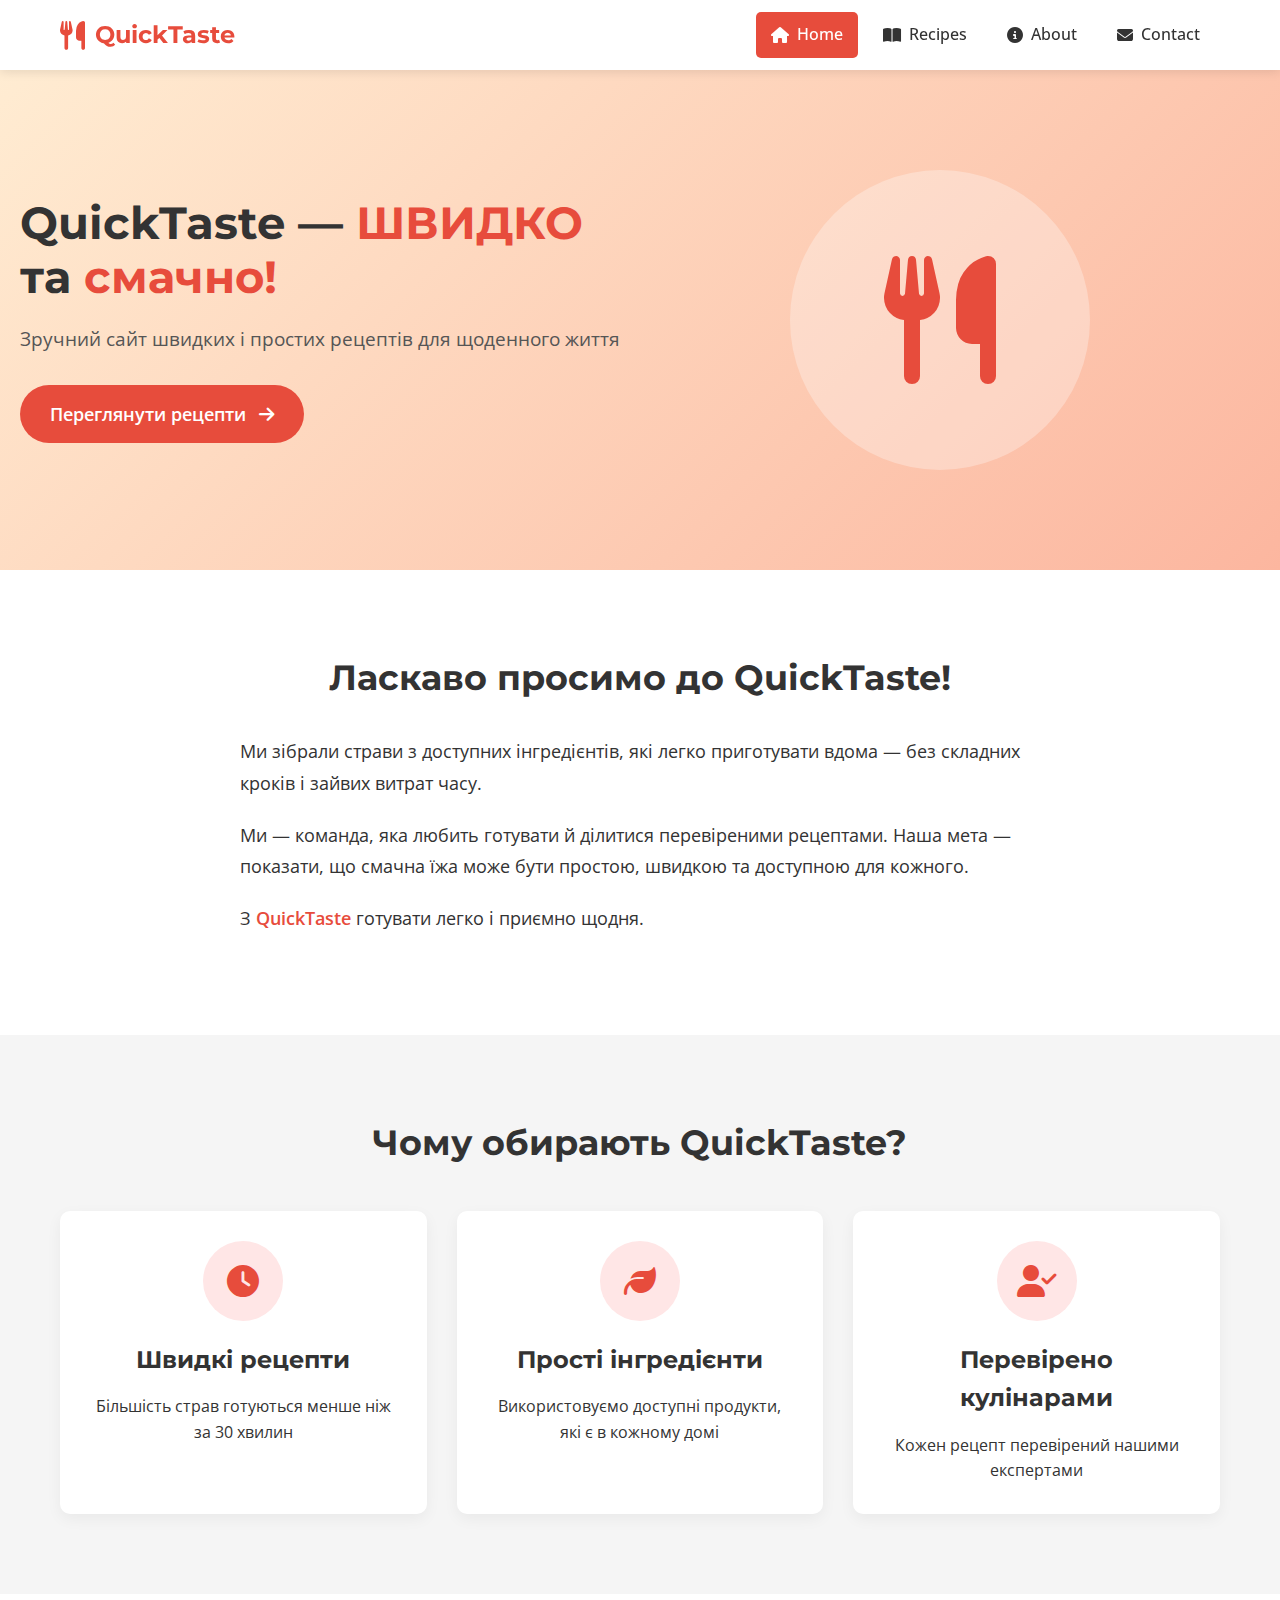
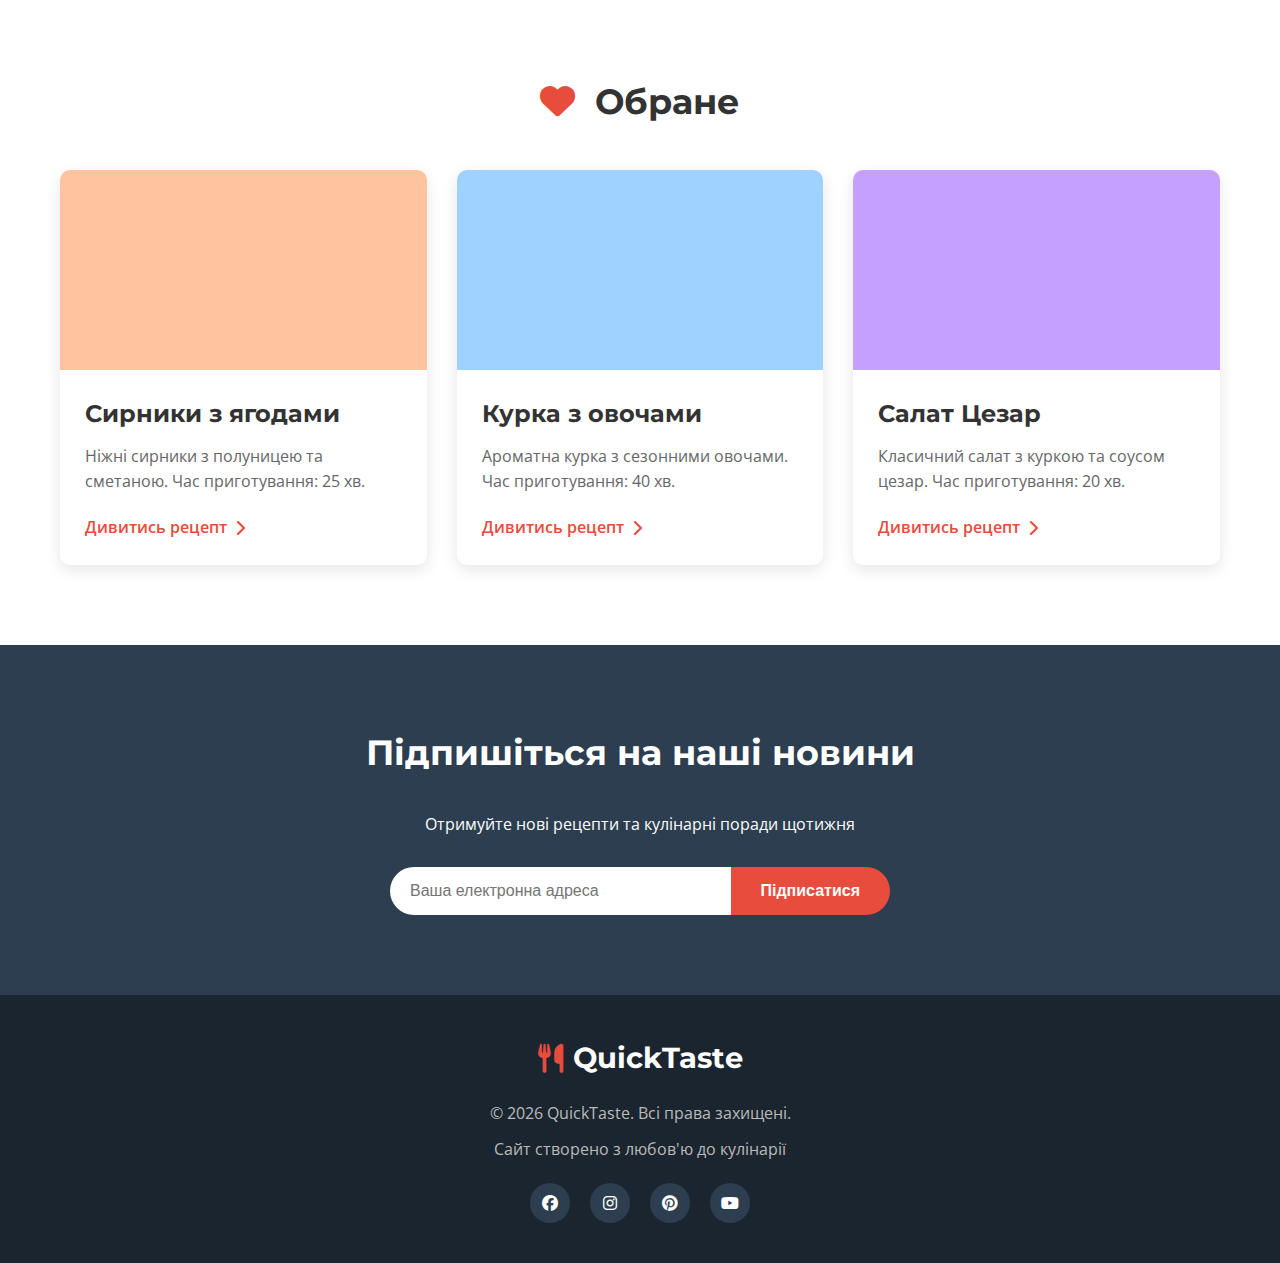
<file: index.html>
<!DOCTYPE html>
<html lang="uk">
<head>
    <meta charset="UTF-8">
    <meta name="viewport" content="width=device-width, initial-scale=1.0">
    <title>QuickTaste - Швидко та смачно!</title>
    <link rel="stylesheet" href="style.css">
    <link rel="stylesheet" href="https://cdnjs.cloudflare.com/ajax/libs/font-awesome/6.4.0/css/all.min.css">
    <link rel="preconnect" href="https://fonts.googleapis.com">
    <link rel="preconnect" href="https://fonts.gstatic.com" crossorigin>
    <link href="https://fonts.googleapis.com/css2?family=Montserrat:wght@400;500;600;700&family=Open+Sans:wght@400;600&display=swap" rel="stylesheet">
</head>
<body>
    <!-- Навігаційне меню -->
    <nav class="navbar">
        <div class="nav-container">
            <a href="index.html" class="logo">
                <i class="fas fa-utensils"></i>
                <span>QuickTaste</span>
            </a>
            
            <ul class="nav-menu">
                <li><a href="index.html" class="nav-link active"><i class="fas fa-home"></i> Home</a></li>
                <li><a href="index1.html" class="nav-link"><i class="fas fa-book-open"></i> Recipes</a></li>
                <li><a href="index2.html" class="nav-link"><i class="fas fa-info-circle"></i> About</a></li>
                <li><a href="index3.html" class="nav-link"><i class="fas fa-envelope"></i> Contact</a></li>
            </ul>
            
            <button class="hamburger" id="hamburger">
                <i class="fas fa-bars"></i>
            </button>
        </div>
    </nav>

    <!-- Головний контент -->
    <main class="main-content">
        <section class="hero">
            <div class="hero-content">
                <h1>QuickTaste — <span class="highlight">ШВИДКО</span> та <span class="highlight">смачно!</span></h1>
                <p class="hero-subtitle">Зручний сайт швидких і простих рецептів для щоденного життя</p>
                <a href="index1.html" class="cta-button">Переглянути рецепти <i class="fas fa-arrow-right"></i></a>
            </div>
            <div class="hero-image">
                <div class="image-placeholder">
                    <i class="fas fa-utensils"></i>
                </div>
            </div>
        </section>

        <section class="intro-section">
            <div class="container">
                <h2>Ласкаво просимо до QuickTaste!</h2>
                <p class="intro-text">
                    Ми зібрали страви з доступних інгредієнтів, які легко приготувати вдома — без складних кроків і зайвих витрат часу.
                </p>
                <p class="intro-text">
                    Ми — команда, яка любить готувати й ділитися перевіреними рецептами. Наша мета — показати, що смачна їжа може бути простою, швидкою та доступною для кожного.
                </p>
                <p class="intro-text">
                    З <a href="https://quicktaste.com" class="site-link">QuickTaste</a> готувати легко і приємно щодня.
                </p>
            </div>
        </section>

        <section class="features-section">
            <div class="container">
                <h2>Чому обирають QuickTaste?</h2>
                <div class="features-grid">
                    <div class="feature-card">
                        <div class="feature-icon">
                            <i class="fas fa-clock"></i>
                        </div>
                        <h3>Швидкі рецепти</h3>
                        <p>Більшість страв готуються менше ніж за 30 хвилин</p>
                    </div>
                    <div class="feature-card">
                        <div class="feature-icon">
                            <i class="fas fa-leaf"></i>
                            </div>
                        <h3>Прості інгредієнти</h3>
                        <p>Використовуємо доступні продукти, які є в кожному домі</p>
                    </div>
                    <div class="feature-card">
                        <div class="feature-icon">
                            <i class="fas fa-user-check"></i>
                        </div>
                        <h3>Перевірено кулінарами</h3>
                        <p>Кожен рецепт перевірений нашими експертами</p>
                    </div>
                </div>
            </div>
        </section>

        <section class="favorites-section">
            <div class="container">
                <h2><i class="fas fa-heart"></i> Обране</h2>
                <div class="favorites-grid">
                    <div class="recipe-card">
                        <div class="recipe-image" style="background-color: #ffc3a0;"></div>
                        <div class="recipe-content">
                            <h3>Сирники з ягодами</h3>
                            <p>Ніжні сирники з полуницею та сметаною. Час приготування: 25 хв.</p>
                            <a href="index1.html" class="recipe-link">Дивитись рецепт <i class="fas fa-chevron-right"></i></a>
                        </div>
                    </div>
                    <div class="recipe-card">
                        <div class="recipe-image" style="background-color: #a0d2ff;"></div>
                        <div class="recipe-content">
                            <h3>Курка з овочами</h3>
                            <p>Ароматна курка з сезонними овочами. Час приготування: 40 хв.</p>
                            <a href="index1.html" class="recipe-link">Дивитись рецепт <i class="fas fa-chevron-right"></i></a>
                        </div>
                    </div>
                    <div class="recipe-card">
                        <div class="recipe-image" style="background-color: #c5a0ff;"></div>
                        <div class="recipe-content">
                            <h3>Салат Цезар</h3>
                            <p>Класичний салат з куркою та соусом цезар. Час приготування: 20 хв.</p>
                            <a href="index1.html" class="recipe-link">Дивитись рецепт <i class="fas fa-chevron-right"></i></a>
                        </div>
                    </div>
                </div>
            </div>
        </section>

        <section class="newsletter-section">
            <div class="container">
                <h2>Підпишіться на наші новини</h2>
                <p>Отримуйте нові рецепти та кулінарні поради щотижня</p>
                <form class="newsletter-form">
                    <input type="email" placeholder="Ваша електронна адреса" required>
                    <button type="submit">Підписатися</button>
                </form>
            </div>
        </section>
    </main>

    <!-- Футер -->
    <footer class="footer">
        <div class="container">
            <div class="footer-content">
                <div class="footer-logo">
                    <i class="fas fa-utensils"></i>
                    <span>QuickTaste</span>
                </div>
                <p class="footer-text">© 2026 QuickTaste. Всі права захищені.</p>
                <p class="footer-text">Сайт створено з любов'ю до кулінарії</p>
                <div class="social-links">
                    <a href="#"><i class="fab fa-facebook"></i></a>
                    <a href="#"><i class="fab fa-instagram"></i></a>
                    <a href="#"><i class="fab fa-pinterest"></i></a>
                    <a href="#"><i class="fab fa-youtube"></i></a>
                </div>
            </div>
        </div>
    </footer>

    <script src="script.js"></script>
</body>
</html>
</file>
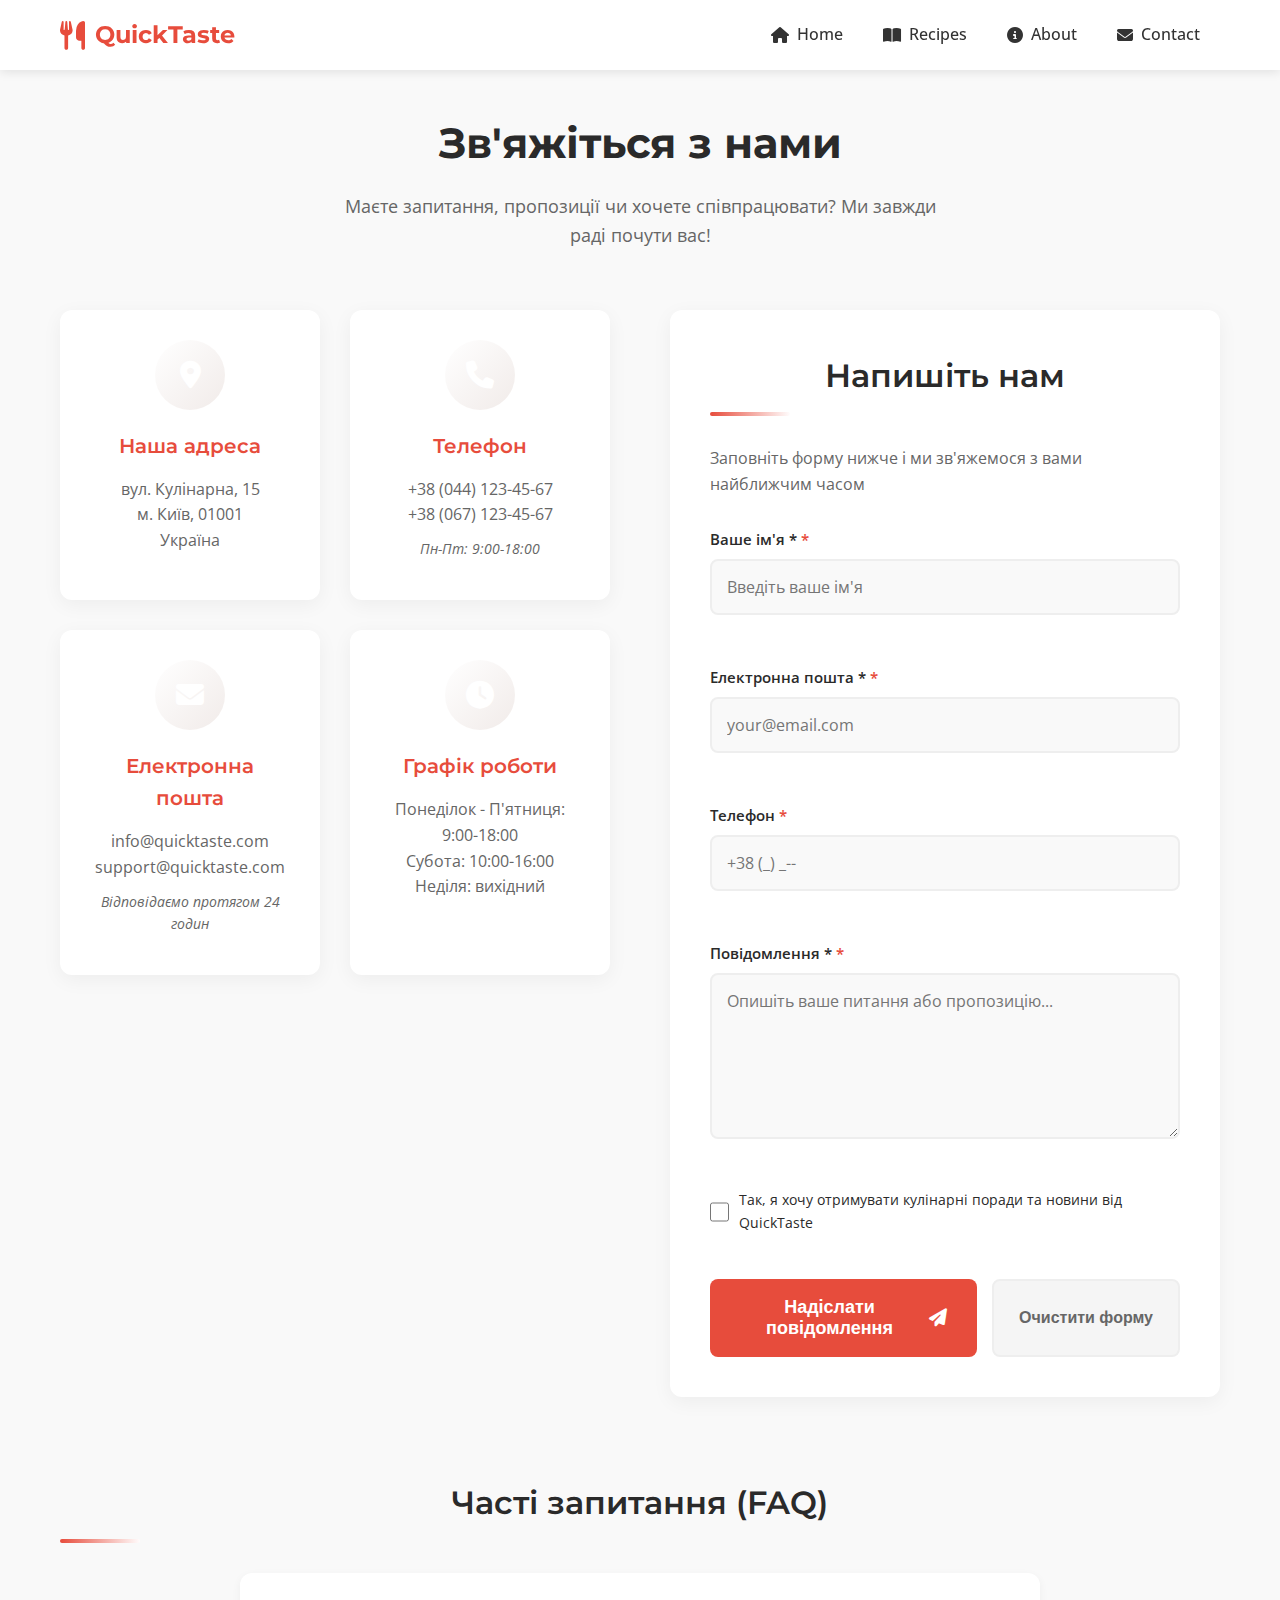
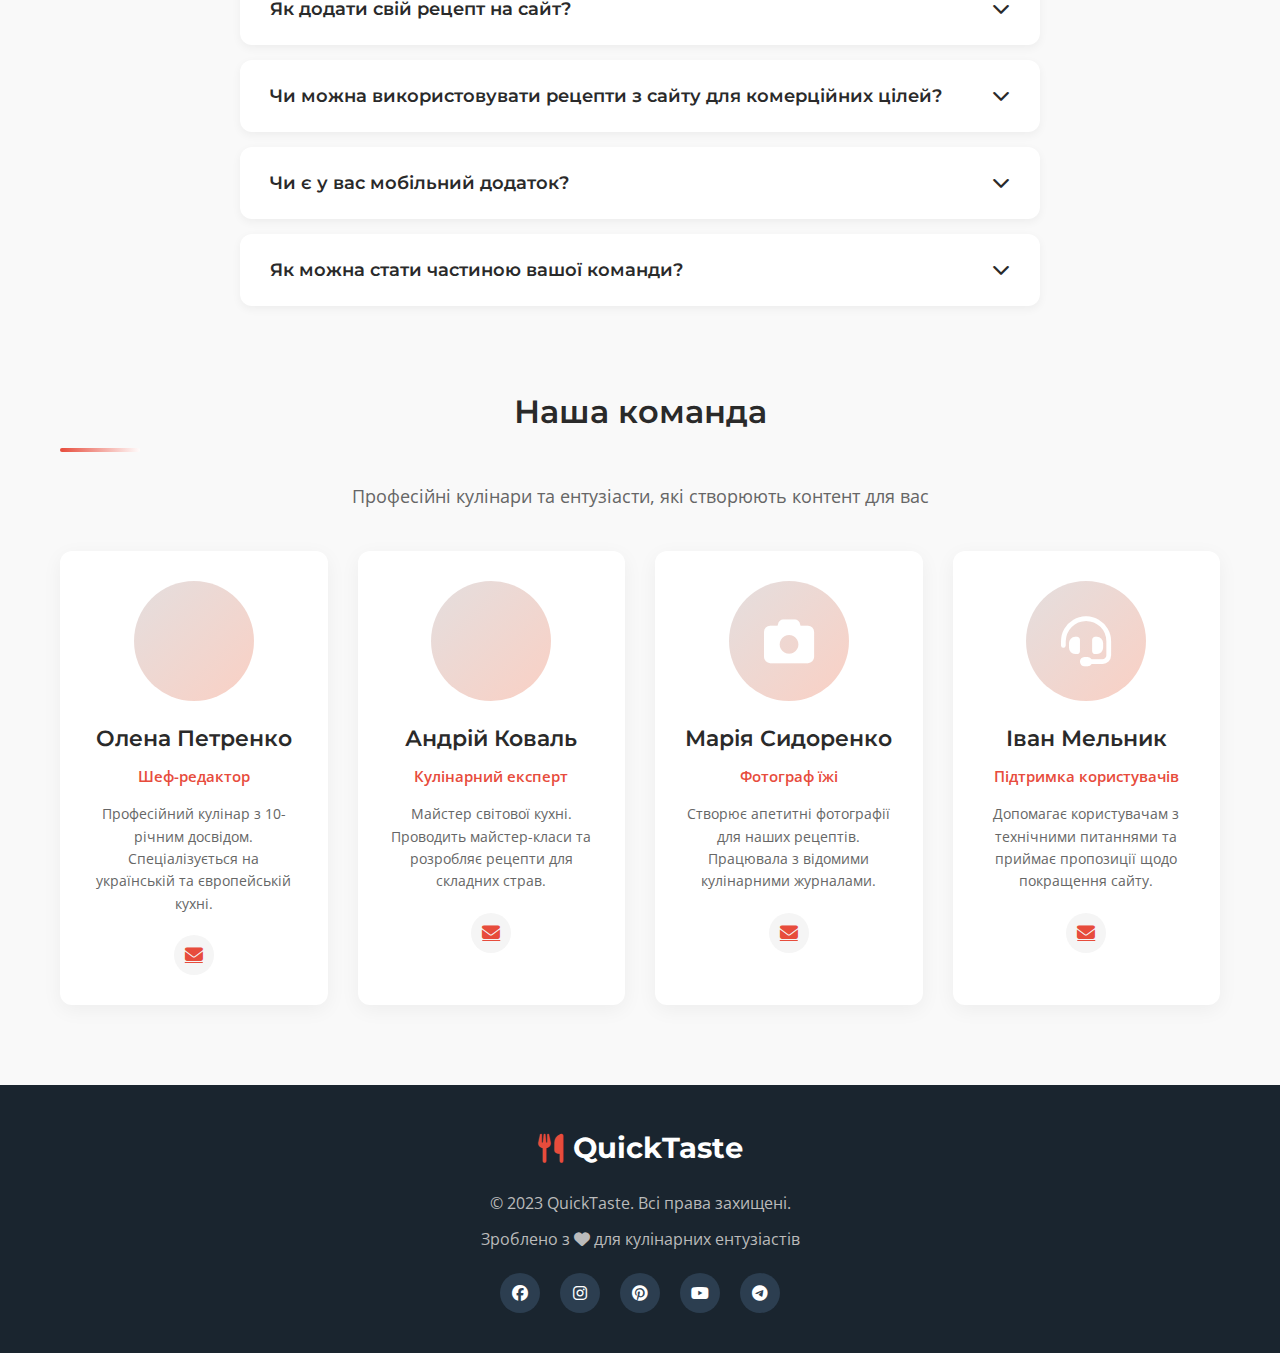
<file: inde3.html>
<!DOCTYPE html>
<html lang="uk">
<head>
    <meta charset="UTF-8">
    <meta name="viewport" content="width=device-width, initial-scale=1.0">
    <title>Контакти | QuickTaste — ШВИДКО та смачно!</title>
    <link rel="stylesheet" href="style.css">
    <link rel="stylesheet" href="style3.css">
    <link rel="stylesheet" href="https://cdnjs.cloudflare.com/ajax/libs/font-awesome/6.4.0/css/all.min.css">
    <link href="https://fonts.googleapis.com/css2?family=Montserrat:wght@400;500;600;700&family=Open+Sans:wght@400;500;600&display=swap" rel="stylesheet">
</head>
<body>
    <!-- Навігація -->
    <nav class="navbar">
        <div class="nav-container">
            <a href="index.html" class="logo">
                <i class="fas fa-utensils"></i>
                <span>QuickTaste</span>
            </a>
            
            <ul class="nav-menu">
                <li><a href="index.html" class="nav-link"><i class="fas fa-home"></i> Home</a></li>
                <li><a href="index1.html" class="nav-link"><i class="fas fa-book-open"></i> Recipes</a></li>
                <li><a href="index2.html" class="nav-link"><i class="fas fa-info-circle"></i> About</a></li>
                <li><a href="index3.html" class="nav-link active"><i class="fas fa-envelope"></i> Contact</a></li>
            </ul>
            
            <button class="hamburger" id="hamburger">
                <i class="fas fa-bars"></i>
            </button>
        </div>
    </nav>

    <!-- Головний контент -->
    <main class="main-content">
        <div class="container">
            <!-- Заголовок -->
            <header class="contact-header">
                <h1 class="page-title">Зв'яжіться з нами</h1>
                <p class="page-subtitle">Маєте запитання, пропозиції чи хочете співпрацювати? Ми завжди раді почути вас!</p>
            </header>

            <div class="contact-content">
                <!-- Інформаційна секція -->
                <section class="contact-info-section">
                    <div class="contact-info-grid">
                        <!-- Контактна інформація -->
                        <div class="contact-card">
                            <div class="contact-icon">
                                <i class="fas fa-map-marker-alt"></i>
                            </div>
                            <h3>Наша адреса</h3>
                            <p>вул. Кулінарна, 15<br>м. Київ, 01001<br>Україна</p>
                        </div>

                        <div class="contact-card">
                            <div class="contact-icon">
                                <i class="fas fa-phone"></i>
                            </div>
                            <h3>Телефон</h3>
                            <p>+38 (044) 123-45-67<br>+38 (067) 123-45-67</p>
                            <p class="contact-hours">Пн-Пт: 9:00-18:00</p>
                        </div>

                        <div class="contact-card">
                            <div class="contact-icon">
                                <i class="fas fa-envelope"></i>
                            </div>
                            <h3>Електронна пошта</h3>
                            <p>info@quicktaste.com<br>support@quicktaste.com</p>
                            <p class="contact-note">Відповідаємо протягом 24 годин</p>
                        </div>

                        <div class="contact-card">
                            <div class="contact-icon">
                                <i class="fas fa-clock"></i>
                            </div>
                            <h3>Графік роботи</h3>
                            <p>Понеділок - П'ятниця: 9:00-18:00<br>Субота: 10:00-16:00<br>Неділя: вихідний</p>
                        </div>
                    </div>
                </section>

                <!-- Форма зворотного зв'язку -->
                <section class="contact-form-section">
                    <div class="form-container">
                        <h2 class="section-title">Напишіть нам</h2>
                        <p class="form-subtitle">Заповніть форму нижче і ми зв'яжемося з вами найближчим часом</p>
                        
                        <form id="contactForm" class="contact-form">
                            <div class="form-group">
                                <label for="name">Ваше ім'я *</label>
                                <input type="text" id="name" name="name" required placeholder="Введіть ваше ім'я">
                                <div class="error-message" id="nameError"></div>
                            </div>
                            
                            <div class="form-group">
                                <label for="email">Електронна пошта *</label>
                                <input type="email" id="email" name="email" required placeholder="your@email.com">
                                <div class="error-message" id="emailError"></div>
                            </div>
                    <div class="form-group">
    <label for="phone">Телефон</label>
    <input type="tel" id="phone" name="phone" placeholder="+38 (_) _--">
    <div class="error-message" id="phoneError"></div>
</div>

                            
                           
                            
                            <div class="form-group">
                                <label for="message">Повідомлення *</label>
                                <textarea id="message" name="message" rows="6" required placeholder="Опишіть ваше питання або пропозицію..."></textarea>
                                <div class="error-message" id="messageError"></div>
                            </div>
                            
                            <div class="form-group checkbox-group">
                                <input type="checkbox" id="newsletter" name="newsletter">
                                <label for="newsletter">Так, я хочу отримувати кулінарні поради та новини від QuickTaste</label>
                                </div>
                            
                            <div class="form-actions">
                                <button type="submit" class="submit-btn" id="submitBtn">
                                    <span>Надіслати повідомлення</span>
                                    <i class="fas fa-paper-plane"></i>
                                </button>
                                <button type="reset" class="reset-btn">Очистити форму</button>
                            </div>
                        </form>
                    </div>
                </section>
            </div>

            <!-- FAQ секція -->
            <section class="faq-section">
                <h2 class="section-title">Часті запитання (FAQ)</h2>
                <div class="faq-container">
                    <div class="faq-item">
                        <button class="faq-question">
                            <span>Як додати свій рецепт на сайт?</span>
                            <i class="fas fa-chevron-down"></i>
                        </button>
                        <div class="faq-answer">
                            <p>Ви можете надіслати свій рецепт на нашу електронну пошту recipes@quicktaste.com з описом, інгредієнтами та фотографією. Наша команда перевірить рецепт і опублікує його на сайті з зазначенням вашого авторства.</p>
                        </div>
                    </div>
                    
                    <div class="faq-item">
                        <button class="faq-question">
                            <span>Чи можна використовувати рецепти з сайту для комерційних цілей?</span>
                            <i class="fas fa-chevron-down"></i>
                        </button>
                        <div class="faq-answer">
                            <p>Рецепти на сайті можна використовувати для особистих цілей. Для комерційного використання (ресторани, кафе, кулінарні книги) необхідно отримати дозвіл. Зв'яжіться з нами для обговорення деталей.</p>
                        </div>
                    </div>
                    
                    <div class="faq-item">
                        <button class="faq-question">
                            <span>Чи є у вас мобільний додаток?</span>
                            <i class="fas fa-chevron-down"></i>
                        </button>
                        <div class="faq-answer">
                            <p>Так! Наш додаток QuickTaste доступний для iOS та Android. Ви можете завантажити його з App Store або Google Play. У додатку є додаткові функції: список покупок, таймер приготування, офлайн-доступ до рецептів.</p>
                        </div>
                    </div>
                    
                    <div class="faq-item">
                        <button class="faq-question">
                            <span>Як можна стати частиною вашої команди?</span>
                            <i class="fas fa-chevron-down"></i>
                        </button>
                        <div class="faq-answer">
                            <p>Ми завжди раді талановитим кулінарам, фотографам та контент-менеджерам. Надішліть своє резюме та портфоліо на hr@quicktaste.com. У темі листа вкажіть посаду, на яку претендуєте.</p>
                        </div>
                    </div>
                </div>
            </section>

            <!-- Команда -->
            <section class="team-section">
                <h2 class="section-title">Наша команда</h2>
                <p class="section-subtitle">Професійні кулінари та ентузіасти, які створюють контент для вас</p>
                
                <div class="team-grid">
                    <div class="team-member">
                        <div class="member-photo">
                            <i class="fas fa-user-chef"></i>
                            </div>
                        <h3>Олена Петренко</h3>
                        <p class="member-role">Шеф-редактор</p>
                        <p class="member-bio">Професійний кулінар з 10-річним досвідом. Спеціалізується на українській та європейській кухні.</p>
                        <div class="member-contact">
                            <a href="mailto:olena@quicktaste.com"><i class="fas fa-envelope"></i></a>
                        </div>
                    </div>
                    
                    <div class="team-member">
                        <div class="member-photo">
                            <i class="fas fa-user-chef"></i>
                        </div>
                        <h3>Андрій Коваль</h3>
                        <p class="member-role">Кулінарний експерт</p>
                        <p class="member-bio">Майстер світової кухні. Проводить майстер-класи та розробляє рецепти для складних страв.</p>
                        <div class="member-contact">
                            <a href="mailto:andriy@quicktaste.com"><i class="fas fa-envelope"></i></a>
                        </div>
                    </div>
                    
                    <div class="team-member">
                        <div class="member-photo">
                            <i class="fas fa-camera"></i>
                        </div>
                        <h3>Марія Сидоренко</h3>
                        <p class="member-role">Фотограф їжі</p>
                        <p class="member-bio">Створює апетитні фотографії для наших рецептів. Працювала з відомими кулінарними журналами.</p>
                        <div class="member-contact">
                            <a href="mailto:maria@quicktaste.com"><i class="fas fa-envelope"></i></a>
                        </div>
                    </div>
                    
                    <div class="team-member">
                        <div class="member-photo">
                            <i class="fas fa-headset"></i>
                        </div>
                        <h3>Іван Мельник</h3>
                        <p class="member-role">Підтримка користувачів</p>
                        <p class="member-bio">Допомагає користувачам з технічними питаннями та приймає пропозиції щодо покращення сайту.</p>
                        <div class="member-contact">
                            <a href="mailto:ivan@quicktaste.com"><i class="fas fa-envelope"></i></a>
                        </div>
                    </div>
                </div>
            </section>
        </div>
    </main>

    <!-- Футер -->
    <footer class="footer">
        <div class="container">
            <div class="footer-content">
                <div class="footer-logo">
                    <i class="fas fa-utensils"></i>
                    <span>QuickTaste</span>
                </div>
                <p class="footer-text">© 2023 QuickTaste. Всі права захищені.</p>
                <p class="footer-text">Зроблено з <i class="fas fa-heart"></i> для кулінарних ентузіастів</p>
                <div class="social-links">
                    <a href="#"><i class="fab fa-facebook"></i></a>
                    <a href="#"><i class="fab fa-instagram"></i></a>
                    <a href="#"><i class="fab fa-pinterest"></i></a>
                    <a href="#"><i class="fab fa-youtube"></i></a>
                    <a href="#"><i class="fab fa-telegram"></i></a>
                </div>
            </div>
        </div>
    </footer>

    <!-- Модальне вікно успіху -->
    <div class="modal-overlay" id="successModal">
        <div class="modal-content success-modal">
            <button class="modal-close" id="closeSuccessModal">&times;</button>
            <div class="modal-body">
                <div class="success-icon">
                    <i class="fas fa-check-circle"></i>
                </div>
                <h2>Дякуємо за звернення!</h2>
                <p>Ваше повідомлення успішно відправлено. Ми зв'яжемося з вами найближчим часом.</p>
                <button class="btn-ok" id="okBtn">Добре</button>
            </div>
        </div>
    </div>

    <script src="script.js"></script>
    <script src="script3.js"></script>
</body>
</html>
</file>
<file: style.css>
/* Загальні стилі */
* {
    margin: 0;
    padding: 0;
    box-sizing: border-box;
}

body {
    font-family: 'Open Sans', sans-serif;
    color: #333;
    line-height: 1.6;
    background-color: #f9f9f9;
}

.container {
    max-width: 1200px;
    margin: 0 auto;
    padding: 0 20px;
}

/* Навігація */
.navbar {
    background-color: #fff;
    box-shadow: 0 2px 10px rgba(0, 0, 0, 0.1);
    position: sticky;
    top: 0;
    z-index: 1000;
}

.nav-container {
    max-width: 1200px;
    margin: 0 auto;
    padding: 0 20px;
    display: flex;
    justify-content: space-between;
    align-items: center;
    height: 70px;
}

.logo {
    display: flex;
    align-items: center;
    text-decoration: none;
    font-family: 'Montserrat', sans-serif;
    font-weight: 700;
    font-size: 1.5rem;
    color: #e74c3c;
}

.logo i {
    margin-right: 10px;
    font-size: 1.8rem;
}

.nav-menu {
    display: flex;
    list-style: none;
}

.nav-link {
    text-decoration: none;
    color: #333;
    padding: 10px 15px;
    margin: 0 5px;
    border-radius: 5px;
    transition: all 0.3s ease;
    font-weight: 500;
    display: flex;
    align-items: center;
}

.nav-link i {
    margin-right: 8px;
}

.nav-link:hover {
    background-color: #f5f5f5;
    color: #e74c3c;
}

.nav-link.active {
    background-color: #e74c3c;
    color: white;
}

.hamburger {
    display: none;
    background: none;
    border: none;
    font-size: 1.5rem;
    color: #333;
    cursor: pointer;
}

/* Головний контент */
.main-content {
    min-height: calc(100vh - 200px);
}

/* Герой секція */
.hero {
    display: flex;
    align-items: center;
    justify-content: space-between;
    padding: 60px 20px;
    background: linear-gradient(135deg, #ffecd2 0%, #fcb69f 100%);
    min-height: 500px;
}

.hero-content {
    flex: 1;
    max-width: 600px;
}

.hero h1 {
    font-family: 'Montserrat', sans-serif;
    font-size: 2.8rem;
    margin-bottom: 20px;
    line-height: 1.2;
}

.highlight {
    color: #e74c3c;
}

.hero-subtitle {
    font-size: 1.2rem;
    margin-bottom: 30px;
    color: #555;
}

.cta-button {
    display: inline-block;
    background-color: #e74c3c;
    color: white;
    padding: 15px 30px;
    border-radius: 50px;
    text-decoration: none;
    font-weight: 600;
    font-size: 1.1rem;
    transition: all 0.3s ease;
    border: none;
    cursor: pointer;
}

.cta-button:hover {
    background-color: #c0392b;
    transform: translateY(-3px);
    box-shadow: 0 5px 15px rgba(0, 0, 0, 0.1);
}

.cta-button i {
    margin-left: 8px;
}

.hero-image {
    flex: 1;
    display: flex;
    justify-content: center;
}

.image-placeholder {
    width: 300px;
    height: 300px;
    background-color: rgba(255, 255, 255, 0.3);
    border-radius: 50%;
    display: flex;
    align-items: center;
    justify-content: center;
    color: #e74c3c;
    font-size: 8rem;
}

/* Секції */
.intro-section, .features-section, .favorites-section, .newsletter-section {
    padding: 80px 0;
}

.intro-section {
    background-color: white;
}

.features-section {
    background-color: #f5f5f5;
}

.favorites-section {
    background-color: white;
}

.newsletter-section {
    background-color: #2c3e50;
    color: white;
    text-align: center;
}

/* Заголовки секцій */
h2 {
    font-family: 'Montserrat', sans-serif;
    font-size: 2.2rem;
    margin-bottom: 30px;
    text-align: center;
}

h2 i {
    color: #e74c3c;
    margin-right: 10px;
}

.intro-text {
    font-size: 1.1rem;
    margin-bottom: 20px;
    max-width: 800px;
    margin-left: auto;
    margin-right: auto;
    line-height: 1.8;
}

.site-link {
    color: #e74c3c;
    text-decoration: none;
    font-weight: 600;
}

.site-link:hover {
    text-decoration: underline;
}

/* Картки особливостей */
.features-grid {
    display: grid;
    grid-template-columns: repeat(auto-fit, minmax(300px, 1fr));
    gap: 30px;
    margin-top: 40px;
}

.feature-card {
    background-color: white;
    padding: 30px;
    border-radius: 10px;
    box-shadow: 0 5px 15px rgba(0, 0, 0, 0.05);
    text-align: center;
    transition: transform 0.3s ease;
}
.feature-card:hover {
    transform: translateY(-10px);
}

.feature-icon {
    background-color: #ffe6e6;
    width: 80px;
    height: 80px;
    border-radius: 50%;
    display: flex;
    align-items: center;
    justify-content: center;
    margin: 0 auto 20px;
    color: #e74c3c;
    font-size: 2rem;
}

.feature-card h3 {
    font-family: 'Montserrat', sans-serif;
    margin-bottom: 15px;
    font-size: 1.5rem;
}

/* Картки рецептів */
.favorites-grid {
    display: grid;
    grid-template-columns: repeat(auto-fit, minmax(300px, 1fr));
    gap: 30px;
    margin-top: 40px;
}

.recipe-card {
    background-color: white;
    border-radius: 10px;
    overflow: hidden;
    box-shadow: 0 5px 15px rgba(0, 0, 0, 0.1);
    transition: transform 0.3s ease;
}

.recipe-card:hover {
    transform: translateY(-10px);
}

.recipe-image {
    height: 200px;
}

.recipe-content {
    padding: 25px;
}

.recipe-content h3 {
    font-family: 'Montserrat', sans-serif;
    margin-bottom: 10px;
    font-size: 1.5rem;
}

.recipe-content p {
    color: #666;
    margin-bottom: 20px;
}

.recipe-link {
    color: #e74c3c;
    text-decoration: none;
    font-weight: 600;
    display: flex;
    align-items: center;
}

.recipe-link i {
    margin-left: 8px;
    transition: transform 0.3s ease;
}

.recipe-link:hover i {
    transform: translateX(5px);
}

/* Форма підписки */
.newsletter-form {
    display: flex;
    justify-content: center;
    max-width: 500px;
    margin: 30px auto 0;
}

.newsletter-form input {
    flex: 1;
    padding: 15px 20px;
    border: none;
    border-radius: 50px 0 0 50px;
    font-size: 1rem;
}

.newsletter-form button {
    background-color: #e74c3c;
    color: white;
    border: none;
    padding: 15px 30px;
    border-radius: 0 50px 50px 0;
    font-size: 1rem;
    font-weight: 600;
    cursor: pointer;
    transition: background-color 0.3s ease;
}

.newsletter-form button:hover {
    background-color: #c0392b;
}

/* Футер */
.footer {
    background-color: #1a252f;
    color: white;
    padding: 40px 0;
    text-align: center;
}

.footer-logo {
    display: flex;
    align-items: center;
    justify-content: center;
    font-family: 'Montserrat', sans-serif;
    font-weight: 700;
    font-size: 1.8rem;
    margin-bottom: 20px;
}

.footer-logo i {
    margin-right: 10px;
    color: #e74c3c;
}

.footer-text {
    margin-bottom: 10px;
    color: #bbb;
}

.social-links {
    display: flex;
    justify-content: center;
    margin-top: 20px;
}

.social-links a {
    display: inline-flex;
    align-items: center;
    justify-content: center;
    width: 40px;
    height: 40px;
    background-color: #2c3e50;
    color: white;
    border-radius: 50%;
    margin: 0 10px;
    text-decoration: none;
    transition: all 0.3s ease;
}

.social-links a:hover {
    background-color: #e74c3c;
    transform: translateY(-5px);
}

/* Адаптивність */
@media (max-width: 992px) {
    .hero {
        flex-direction: column;
        text-align: center;
        padding: 40px 20px;
    }
    
    .hero-content {
        margin-bottom: 40px;
    }
    
    .hero h1 {
        font-size: 2.3rem;
    }
}

@media (max-width: 768px) {
    .nav-menu {
        position: fixed;
        top: 70px;
        left: -100%;
        flex-direction: column;
        background-color: white;
        width: 100%;
        text-align: center;
        transition: 0.3s;
        box-shadow: 0 10px 15px rgba(0, 0, 0, 0.1);
        padding: 20px 0;
    }
    
    .nav-menu.active {
        left: 0;
    }
    
    .nav-link {
        margin: 10px 0;
        padding: 15px;
        justify-content: center;
    }
    
    .hamburger {
        display: block;
    }
    
    .features-grid, .favorites-grid {
        grid-template-columns: 1fr;
    }
    
    .newsletter-form {
        flex-direction: column;
    }
    
    .newsletter-form input {
        border-radius: 50px;
        margin-bottom: 10px;
    }
    
    .newsletter-form button {
        border-radius: 50px;
    }
}
@media (max-width: 576px) {
    .hero h1 {
        font-size: 1.8rem;
    }
    
    .image-placeholder {
        width: 200px;
        height: 200px;
        font-size: 5rem;
    }
    
    h2 {
        font-size: 1.8rem;
    }
}
</file>
<file: style3.css>
/* Стилі сторінки контактів */

/* Заголовок */
.contact-header {
    text-align: center;
    margin-bottom: 60px;
    padding-top: 40px;
}

.page-title {
    font-family: 'Montserrat', sans-serif;
    font-size: 42px;
    font-weight: 700;
    color: #2a2a2a;
    margin-bottom: 15px;
}

.page-subtitle {
    font-size: 18px;
    color: #666;
    max-width: 600px;
    margin: 0 auto;
    line-height: 1.6;
}

/* Основний контент */
.contact-content {
    display: grid;
    grid-template-columns: 1fr 1fr;
    gap: 60px;
    margin-bottom: 80px;
}

@media (max-width: 992px) {
    .contact-content {
        grid-template-columns: 1fr;
    }
}

/* Інформаційна секція */
.contact-info-grid {
    display: grid;
    grid-template-columns: 1fr 1fr;
    gap: 30px;
    margin-bottom: 50px;
}

.contact-card {
    background-color: white;
    padding: 30px;
    border-radius: 12px;
    box-shadow: 0 5px 20px rgba(0, 0, 0, 0.05);
    text-align: center;
    transition: transform 0.3s ease;
}

.contact-card:hover {
    transform: translateY(-10px);
}

.contact-icon {
    width: 70px;
    height: 70px;
    background: linear-gradient(135deg, #ffffff 0%, #f1ebe9 100%);
    border-radius: 50%;
    display: flex;
    align-items: center;
    justify-content: center;
    margin: 0 auto 20px;
    color: white;
    font-size: 28px;
}

.contact-card h3 {
    font-family: 'Montserrat', sans-serif;
    font-size: 20px;
    font-weight: 600;
    margin-bottom: 15px;
    color:#e74c3c;
}

.contact-card p {
    color: #666;
    line-height: 1.6;
    margin-bottom: 10px;
}

.contact-hours, .contact-note {
    font-size: 14px;
    color: #888;
    font-style: italic;
    margin-top: 10px;
}

/* Карта */
.map-section {
    margin-top: 40px;
}

.section-title {
    font-family: 'Montserrat', sans-serif;
    font-size: 32px;
    font-weight: 600;
    margin-bottom: 30px;
    color: #2a2a2a;
    position: relative;
    padding-bottom: 15px;
}

.section-title::after {
    content: '';
    position: absolute;
    bottom: 0;
    left: 0;
    width: 80px;
    height: 4px;
    background: linear-gradient(90deg, #e74c3c, #fffcfc);
    border-radius: 2px;
}

.map-container {
    background-color: white;
    border-radius: 12px;
    overflow: hidden;
    box-shadow: 0 5px 20px rgba(0, 0, 0, 0.05);
    height: 300px;
}

.map-placeholder {
    width: 100%;
    height: 100%;
    background: linear-gradient(135deg, #f5f7fa 0%, #c3cfe2 100%);
    display: flex;
    flex-direction: column;
    align-items: center;
    justify-content: center;
    color: #666;
    font-size: 20px;
}

.map-placeholder i {
    font-size: 60px;
    margin-bottom: 20px;
    color: #e74c3c;
}

.map-coordinates {
    margin-top: 20px;
    font-size: 14px;
    color: #888;
    background-color: rgba(255, 255, 255, 0.8);
    padding: 8px 15px;
    border-radius: 20px;
}

/* Форма зворотного зв'язку */
.form-container {
    background-color: white;
    padding: 40px;
    border-radius: 12px;
    box-shadow: 0 5px 20px rgba(0, 0, 0, 0.05);
}

.form-subtitle {
    color: #666;
    margin-bottom: 30px;
    line-height: 1.6;
}

.contact-form {
    display: flex;
    flex-direction: column;
    gap: 25px;
}

.form-group {
    display: flex;
    flex-direction: column;
}

.form-group label {
    font-weight: 600;
    margin-bottom: 8px;
    color: #2a2a2a;
    font-size: 15px;
}

.form-group label::after {
    content: ' *';
    color: #e74c3c;
}

.form-group input,
.form-group select,
.form-group textarea {
    padding: 15px;
    border: 2px solid #eee;
    border-radius: 8px;
    font-size: 16px;
    font-family: 'Open Sans', sans-serif;
    transition: all 0.3s ease;
    background-color: #f9f9f9;
}

.form-group input:focus,
.form-group select:focus,
.form-group textarea:focus {
    outline: none;
    border-color: #e74c3c;
    background-color: white;
    box-shadow: 0 0 0 3px rgba(230, 57, 70, 0.1);
}

.form-group input.error,
.form-group select.error,
.form-group textarea.error {
    border-color: #e74c3c;
    background-color: #fff5f5;
}
.error-message {
    color: #e74c3c;
    font-size: 14px;
    margin-top: 5px;
    min-height: 20px;
}

.checkbox-group {
    flex-direction: row;
    align-items: center;
    gap: 10px;
}

.checkbox-group input[type="checkbox"] {
    width: 20px;
    height: 20px;
    accent-color: #e74c3c;
}

.checkbox-group label {
    margin-bottom: 0;
    font-weight: normal;
    font-size: 14px;
}

.checkbox-group label::after {
    content: '';
}

.form-actions {
    display: flex;
    gap: 15px;
    margin-top: 20px;
}

.submit-btn {
    flex: 1;
    background-color: #e74c3c;
    color: white;
    border: none;
    padding: 18px 30px;
    border-radius: 8px;
    font-size: 18px;
    font-weight: 600;
    cursor: pointer;
    transition: all 0.3s ease;
    display: flex;
    align-items: center;
    justify-content: center;
    gap: 10px;
}

.submit-btn:hover {
    background-color: #e74c3c;
    transform: translateY(-3px);
    box-shadow: 0 5px 15px rgba(230, 57, 70, 0.3);
}

.submit-btn:disabled {
    background-color: #ccc;
    cursor: not-allowed;
    transform: none;
    box-shadow: none;
}

.reset-btn {
    padding: 18px 25px;
    background-color: #f5f5f5;
    color: #666;
    border: 2px solid #eee;
    border-radius: 8px;
    font-size: 16px;
    font-weight: 600;
    cursor: pointer;
    transition: all 0.3s ease;
}

.reset-btn:hover {
    background-color: #eee;
    color: #333;
}

/* FAQ секція */
.faq-section {
    margin-bottom: 80px;
}

.section-subtitle {
    color: #666;
    margin-bottom: 40px;
    text-align: center;
    font-size: 18px;
}

.faq-container {
    max-width: 800px;
    margin: 0 auto;
}

.faq-item {
    background-color: white;
    border-radius: 12px;
    margin-bottom: 15px;
    overflow: hidden;
    box-shadow: 0 3px 10px rgba(0, 0, 0, 0.05);
}

.faq-question {
    width: 100%;
    padding: 25px 30px;
    background: none;
    border: none;
    text-align: left;
    font-family: 'Montserrat', sans-serif;
    font-size: 18px;
    font-weight: 600;
    color: #2a2a2a;
    cursor: pointer;
    display: flex;
    justify-content: space-between;
    align-items: center;
    transition: background-color 0.3s ease;
}

.faq-question:hover {
    background-color: #f9f9f9;
}

.faq-question i {
    transition: transform 0.3s ease;
}

.faq-question.active i {
    transform: rotate(180deg);
}

.faq-answer {
    padding: 0 30px;
    max-height: 0;
    overflow: hidden;
    transition: max-height 0.3s ease, padding 0.3s ease;
}

.faq-answer.active {
    padding: 0 30px 30px;
    max-height: 500px;
}

.faq-answer p {
    color: #666;
    line-height: 1.6;
}

/* Команда */
.team-section {
    margin-bottom: 80px;
}

.team-grid {
    display: grid;
    grid-template-columns: repeat(auto-fill, minmax(250px, 1fr));
    gap: 30px;
    margin-top: 40px;
}

.team-member {
    background-color: white;
    padding: 30px;
    border-radius: 12px;
    text-align: center;
    box-shadow: 0 5px 20px rgba(0, 0, 0, 0.05);
    transition: transform 0.3s ease;
}

.team-member:hover {
    transform: translateY(-10px);
}

.member-photo {
    width: 120px;
    height: 120px;
    background: linear-gradient(135deg, #e4dede 0%, #fad0c4 100%);
    border-radius: 50%;
    display: flex;
    align-items: center;
    justify-content: center;
    margin: 0 auto 20px;
    color: white;
    font-size: 50px;
}

.team-member h3 {
    font-family: 'Montserrat', sans-serif;
    font-size: 22px;
    font-weight: 600;
    margin-bottom: 8px;
    color: #2a2a2a;
}

.member-role {
    color: #e74c3c;
    font-weight: 600;
    margin-bottom: 15px;
    font-size: 15px;
}

.member-bio {
    color: #666;
    line-height: 1.6;
    margin-bottom: 20px;
    font-size: 14px;
}

.member-contact a {
    display: inline-flex;
    align-items: center;
    justify-content: center;
    width: 40px;
    height: 40px;
    background-color: #f5f5f5;
    color: #e74c3c;
    border-radius: 50%;
    font-size: 18px;
    transition: all 0.3s ease;
}

.member-contact a:hover {
    background-color: #e74c3c;
    color: white;
    transform: scale(1.1);
}
/* Модальне вікно успіху */
.modal-overlay {
    position: fixed;
    top: 0;
    left: 0;
    width: 100%;
    height: 100%;
    background-color: rgba(0, 0, 0, 0.7);
    display: none;
    align-items: center;
    justify-content: center;
    z-index: 1000;
    padding: 20px;
}

.modal-overlay.active {
    display: flex;
}

.success-modal {
    background-color: white;
    border-radius: 12px;
    width: 90%;
    max-width: 500px;
    position: relative;
    animation: modalFadeIn 0.3s ease;
}

@keyframes modalFadeIn {
    from {
        opacity: 0;
        transform: translateY(-30px);
    }
    to {
        opacity: 1;
        transform: translateY(0);
    }
}

.modal-close {
    position: absolute;
    top: 20px;
    right: 20px;
    background: none;
    border: none;
    font-size: 28px;
    color: #555;
    cursor: pointer;
    z-index: 10;
    width: 40px;
    height: 40px;
    display: flex;
    align-items: center;
    justify-content: center;
    border-radius: 50%;
    transition: all 0.3s ease;
}

.modal-close:hover {
    background-color: #f5f5f5;
    color: #e74c3c;
}

.success-icon {
    text-align: center;
    margin-bottom: 20px;
}

.success-icon i {
    font-size: 80px;
    color: #4CAF50;
}

.success-modal h2 {
    font-family: 'Montserrat', sans-serif;
    font-size: 28px;
    margin-bottom: 15px;
    text-align: center;
    color: #2a2a2a;
}

.success-modal p {
    text-align: center;
    color: #666;
    margin-bottom: 30px;
    line-height: 1.6;
}

.btn-ok {
    display: block;
    margin: 0 auto;
    background-color: #e74c3c;
    color: white;
    border: none;
    padding: 15px 40px;
    border-radius: 8px;
    font-size: 18px;
    font-weight: 600;
    cursor: pointer;
    transition: all 0.3s ease;
}

.btn-ok:hover {
    background-color: #e74c3c;
    transform: translateY(-3px);
    box-shadow: 0 5px 15px rgba(230, 57, 70, 0.3);
}

/* Адаптивність */
@media (max-width: 768px) {
    .contact-info-grid {
        grid-template-columns: 1fr;
    }
    
    .team-grid {
        grid-template-columns: repeat(auto-fill, minmax(200px, 1fr));
    }
    
    .form-container {
        padding: 30px 20px;
    }
    
    .form-actions {
        flex-direction: column;
    }
    
    .submit-btn, .reset-btn {
        width: 100%;
    }
}

@media (max-width: 480px) {
    .page-title {
        font-size: 32px;
    }
    
    .section-title {
        font-size: 26px;
    }
    
    .contact-card {
        padding: 20px;
    }
}
</file>
